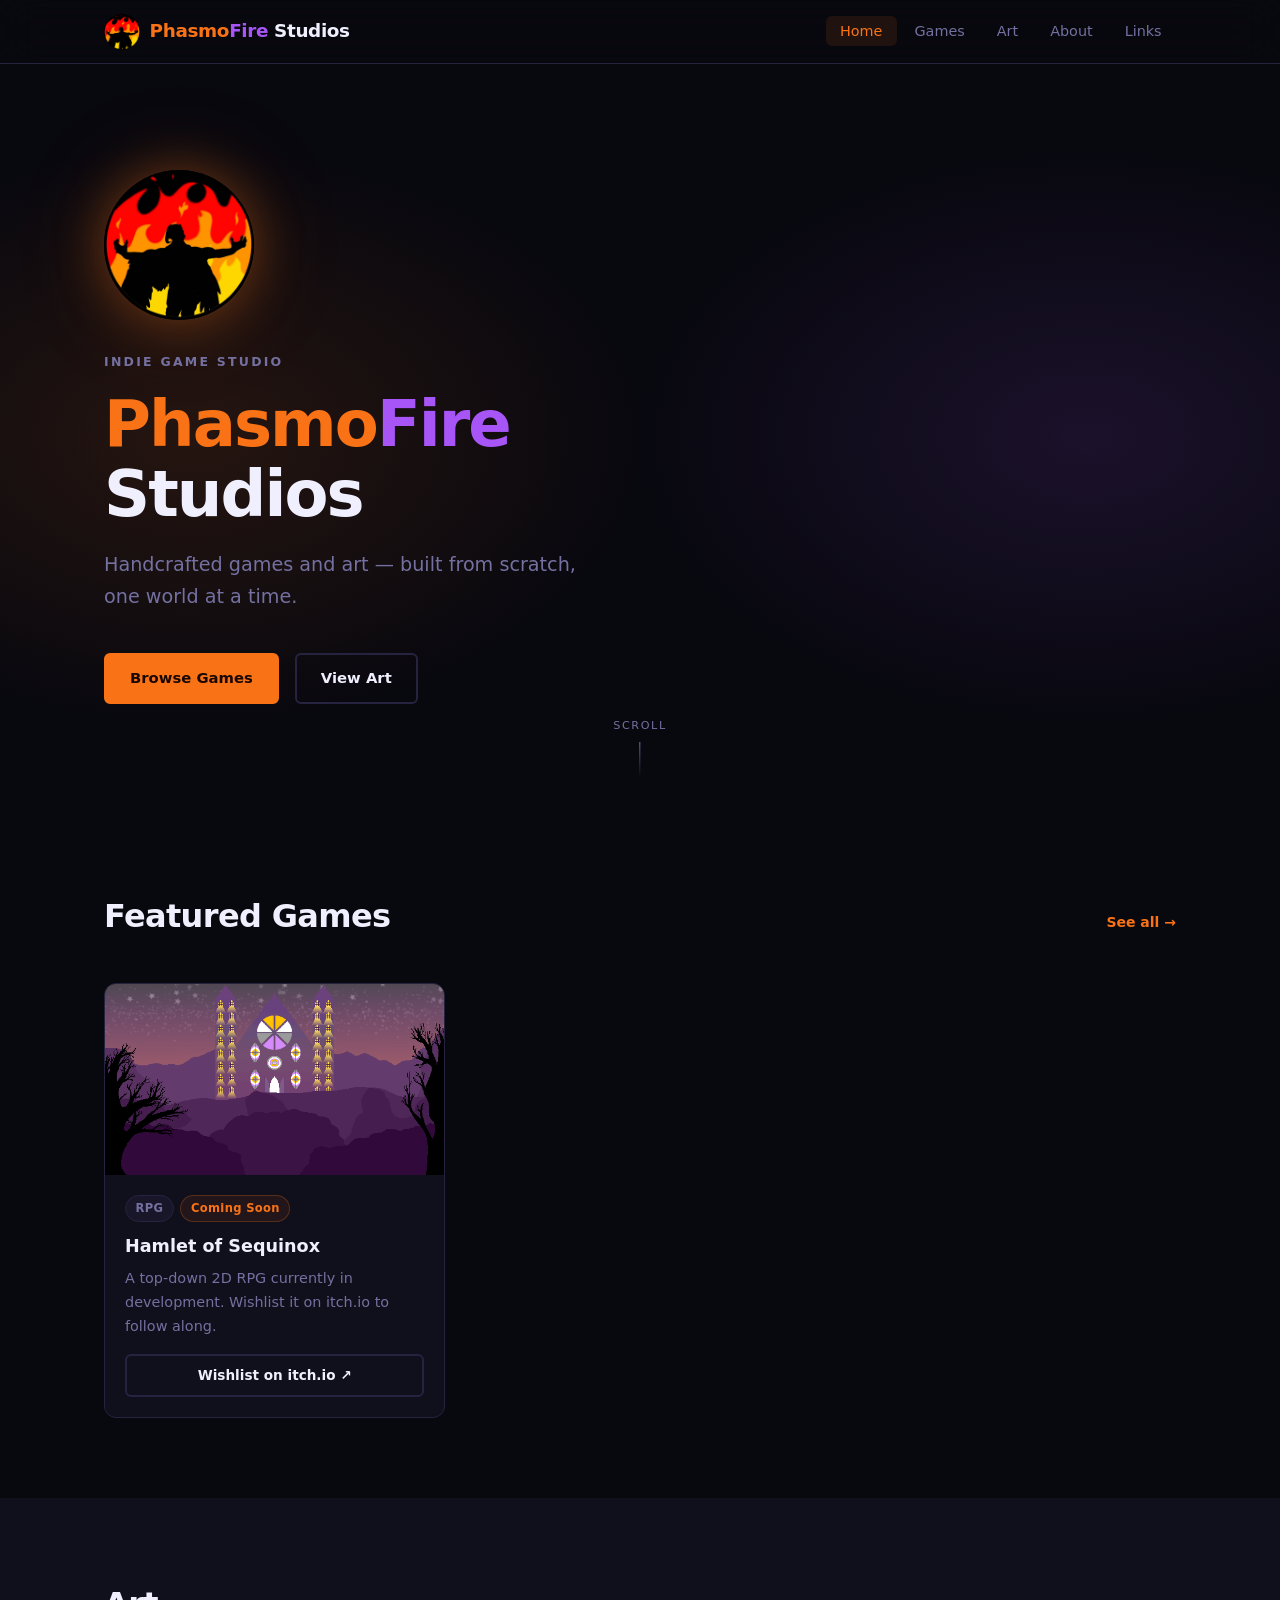
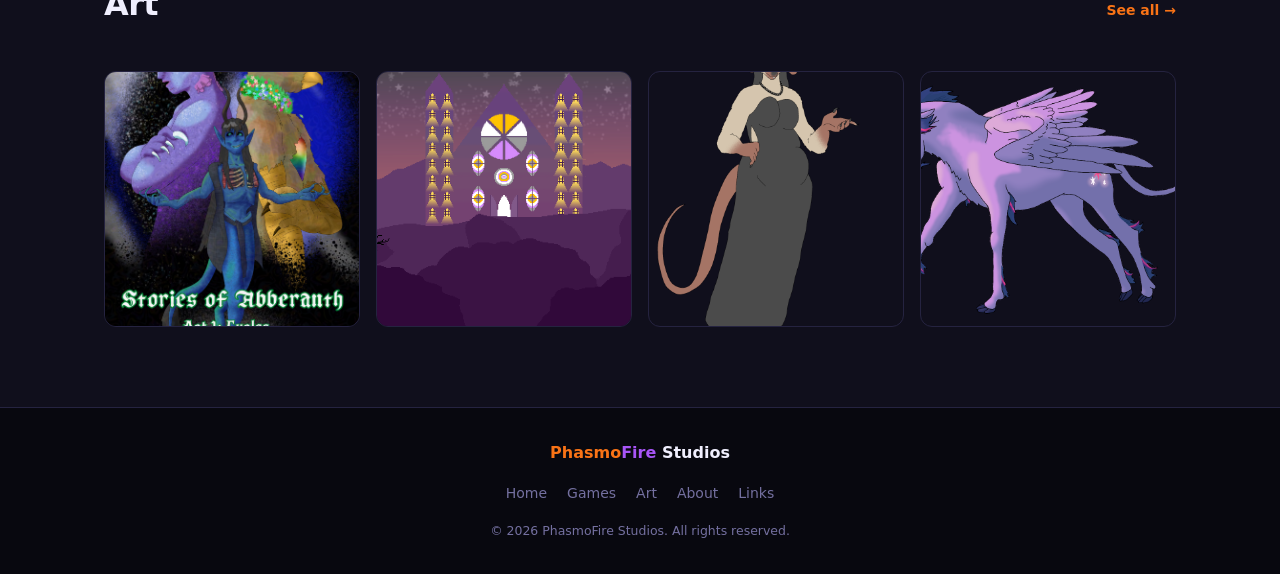
<file: index.html>
<!DOCTYPE html>
<html lang="en">
<head>
  <meta charset="UTF-8">
  <meta name="viewport" content="width=device-width, initial-scale=1.0">
  <title>PhasmoFire Studios — Indie Game Dev</title>
  <meta name="description" content="PhasmoFire Studios — handcrafted indie games and original art.">
  <link rel="icon" href="assets/images/StudioLogo.jpg" type="image/jpeg">
  <link rel="stylesheet" href="css/style.css">
</head>
<body>

  <header class="nav-header">
    <nav class="nav-container" aria-label="Main navigation">
      <a href="index.html" class="nav-logo">
        <img src="assets/images/StudioLogo.jpg" alt="PhasmoFire Studios logo" class="nav-logo-img">
        <span><span class="text-fire">Phasmo</span><span class="text-purple">Fire</span> Studios</span>
      </a>
      <button class="nav-toggle" aria-label="Toggle menu" aria-expanded="false" aria-controls="nav-links">
        <span></span><span></span><span></span>
      </button>
      <ul class="nav-links" id="nav-links">
        <li><a href="index.html" class="active">Home</a></li>
        <li><a href="games.html">Games</a></li>
        <li><a href="art.html">Art</a></li>
        <li><a href="about.html">About</a></li>
        <li><a href="links.html">Links</a></li>
      </ul>
    </nav>
  </header>

  <main>

    <!-- ── Hero ── -->
    <section class="hero" aria-label="Welcome">
      <div class="hero-content">
        <img src="assets/images/StudioLogo.jpg" alt="PhasmoFire Studios" class="hero-logo">
        <p class="hero-eyebrow">Indie Game Studio</p>
        <h1 class="hero-title">
          <span class="text-fire">Phasmo</span><span class="text-purple">Fire</span><br>Studios
        </h1>
        <p class="hero-sub">Handcrafted games and art — built from scratch, one world at a time.</p>
        <div class="hero-ctas">
          <a href="games.html" class="btn btn-primary">Browse Games</a>
          <a href="art.html"   class="btn btn-outline">View Art</a>
        </div>
      </div>
      <div class="scroll-hint" aria-hidden="true">scroll</div>
    </section>

    <!-- ── Featured Games ── -->
    <section class="section">
      <div class="container">
        <div class="section-header">
          <h2>Featured Games</h2>
          <a href="games.html" class="link-more">See all →</a>
        </div>
        <div class="games-grid">

          <article class="game-card">
            <img src="assets/images/HamletOfSequinoxPixelArtBackground.png" alt="Hamlet of Sequinox" class="game-cover">
            <div class="game-body">
              <div class="game-tags">
                <span class="tag">RPG</span>
                <span class="tag tag-coming">Coming Soon</span>
              </div>
              <h3>Hamlet of Sequinox</h3>
              <p>A top-down 2D RPG currently in development. Wishlist it on itch.io to follow along.</p>
              <a href="https://phasmofiregod.itch.io/hamlet-of-sequinox" class="btn btn-outline btn-sm" target="_blank" rel="noopener noreferrer">Wishlist on itch.io ↗</a>
            </div>
          </article>

        </div>
      </div>
    </section>

    <!-- ── Art Teaser ── -->
    <section class="section-alt">
      <div class="container">
        <div class="section-header">
          <h2>Art</h2>
          <a href="art.html" class="link-more">See all →</a>
        </div>
        <div class="art-teaser-grid">
          <div class="teaser-item"><img src="assets/images/ComicConceptTitlePage.png" alt="Comic Concept — Title Page" style="width:100%;height:100%;object-fit:cover;"></div>
          <div class="teaser-item"><img src="assets/images/HamletOfSequinoxPixelArtBackground.png" alt="Hamlet of Sequinox — Pixel Art Background" style="width:100%;height:100%;object-fit:cover;"></div>
          <div class="teaser-item"><img src="assets/images/VictoriaConceptArt.png" alt="Victoria — Concept Art" style="width:100%;height:100%;object-fit:cover;"></div>
          <div class="teaser-item"><img src="assets/images/TwilightSparkleFanArt.png" alt="Twilight Sparkle Fan Art" style="width:100%;height:100%;object-fit:cover;"></div>
        </div>
      </div>
    </section>

  </main>

  <footer class="footer">
    <div class="container footer-inner">
      <span class="footer-logo">
        <span class="text-fire">Phasmo</span><span class="text-purple">Fire</span> Studios
      </span>
      <nav class="footer-nav" aria-label="Footer navigation">
        <a href="index.html">Home</a>
        <a href="games.html">Games</a>
        <a href="art.html">Art</a>
        <a href="about.html">About</a>
        <a href="links.html">Links</a>
      </nav>
      <p class="footer-copy">© 2026 PhasmoFire Studios. All rights reserved.</p>
    </div>
  </footer>

  <script src="js/main.js"></script>
</body>
</html>
</file>
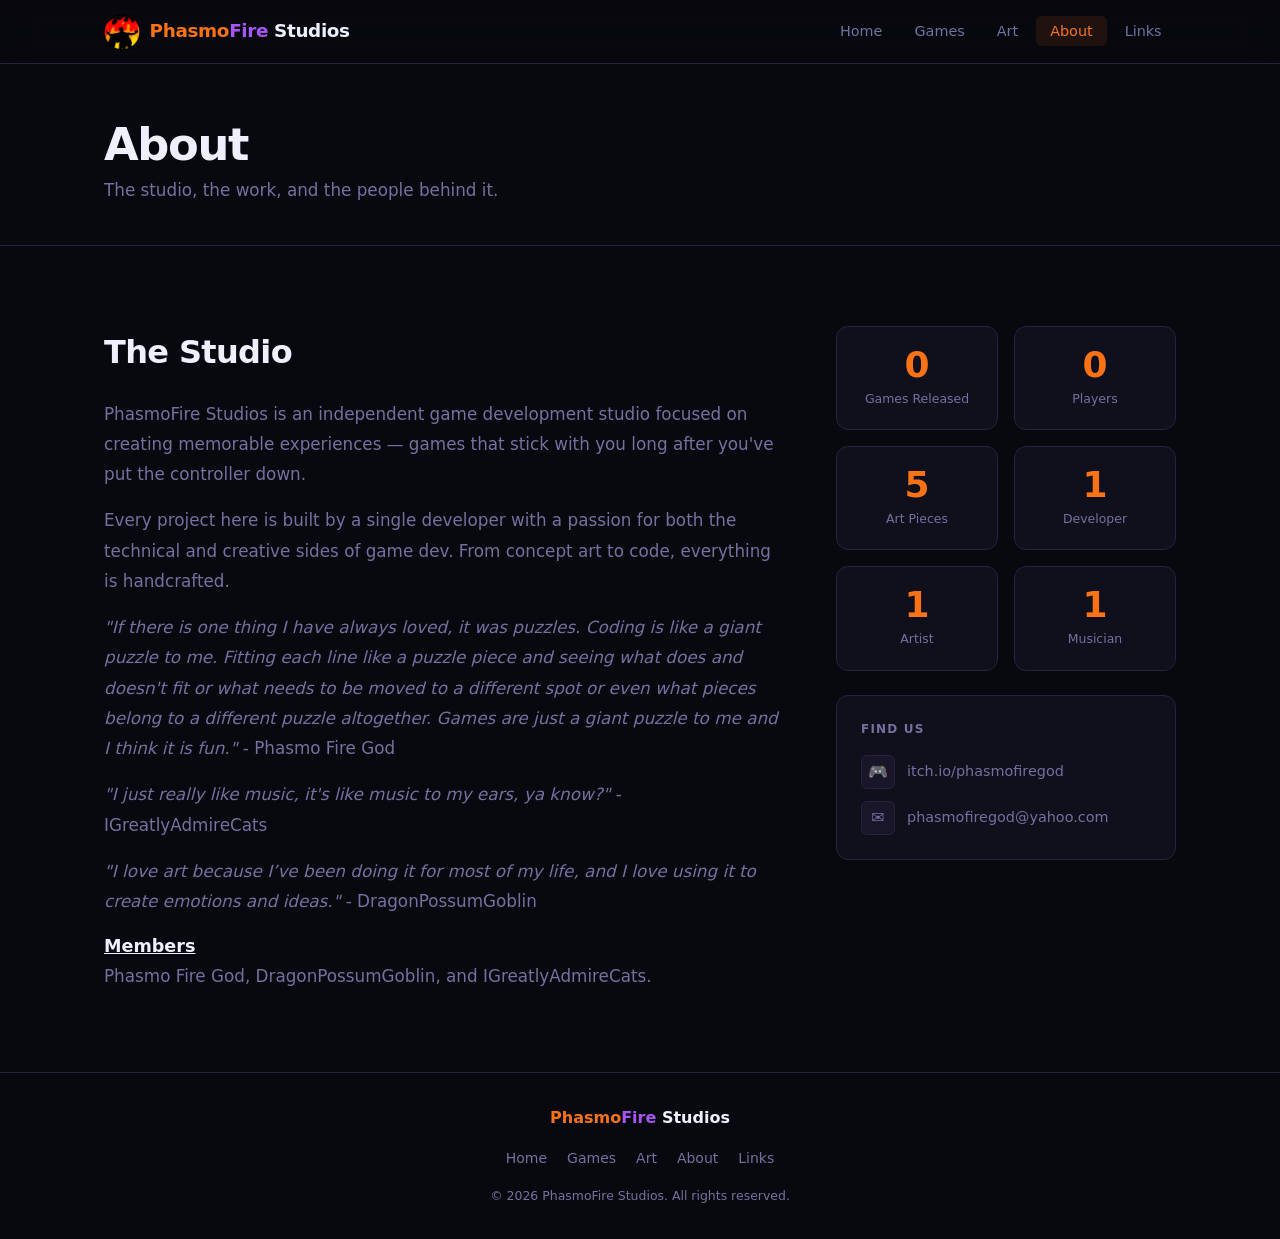
<file: about.html>
<!DOCTYPE html>
<html lang="en">
<head>
  <meta charset="UTF-8">
  <meta name="viewport" content="width=device-width, initial-scale=1.0">
  <title>About — PhasmoFire Studios</title>
  <meta name="description" content="About PhasmoFire Studios — who we are, what we make, and how to reach us.">
  <link rel="icon" href="assets/images/StudioLogo.jpg" type="image/jpeg">
  <link rel="stylesheet" href="css/style.css">
</head>
<body>

  <header class="nav-header">
    <nav class="nav-container" aria-label="Main navigation">
      <a href="index.html" class="nav-logo">
        <img src="assets/images/StudioLogo.jpg" alt="PhasmoFire Studios logo" class="nav-logo-img">
        <span><span class="text-fire">Phasmo</span><span class="text-purple">Fire</span> Studios</span>
      </a>
      <button class="nav-toggle" aria-label="Toggle menu" aria-expanded="false" aria-controls="nav-links">
        <span></span><span></span><span></span>
      </button>
      <ul class="nav-links" id="nav-links">
        <li><a href="index.html">Home</a></li>
        <li><a href="games.html">Games</a></li>
        <li><a href="art.html">Art</a></li>
        <li><a href="about.html" class="active">About</a></li>
        <li><a href="links.html">Links</a></li>
      </ul>
    </nav>
  </header>

  <main>

    <section class="page-hero">
      <div class="container">
        <h1>About</h1>
        <p>The studio, the work, and the people behind it.</p>
      </div>
    </section>

    <section class="section">
      <div class="container">
        <div class="about-layout">

          <div class="about-text">
            <h2>The Studio</h2>
            <p>
              PhasmoFire Studios is an independent game development studio focused on creating
              memorable experiences — games that stick with you long after you've put the
              controller down.
            </p>
            <p>
              Every project here is built by a single developer with a passion for both
              the technical and creative sides of game dev. From concept art to code,
              everything is handcrafted.
            </p>
			<p>
			<i>"If there is one thing I have always loved, it was puzzles. Coding is like a giant puzzle to me. Fitting each line like a puzzle piece and seeing what does and doesn't fit or what needs to be moved to a different spot or even what pieces belong to a different puzzle altogether. Games are just a giant puzzle to me and I think it is fun."</i> - Phasmo Fire God
			</p>
			<p>
			<i>"I just really like music, it's like music to my ears, ya know?"</i> - IGreatlyAdmireCats
			</p>
			<p>
			<i>"I love art because I’ve been doing it for most of my life, and I love using it to create emotions and ideas."</i> - DragonPossumGoblin</p>
            <h3><u>Members</u></h3>
			<p> Phasmo Fire God, DragonPossumGoblin, and IGreatlyAdmireCats.</p>
          </div>

          <div class="about-sidebar">

            <div class="stat-grid">
              <div class="stat-card">
                <div class="stat-num">0</div>
                <div class="stat-lbl">Games Released</div>
              </div>
              <div class="stat-card">
                <div class="stat-num">0</div>
                <div class="stat-lbl">Players</div>
              </div>
              <div class="stat-card">
                <div class="stat-num">5</div>
                <div class="stat-lbl">Art Pieces</div>
              </div>
              <div class="stat-card">
                <div class="stat-num">1</div>
                <div class="stat-lbl">Developer</div>
              </div>
			  <div class="stat-card">
					<div class="stat-num">1</div>
					<div class="stat-lbl">Artist</div>
				</div>
				<div class="stat-card">
					<div class="stat-num">1</div>
					<div class="stat-lbl">Musician</div>
				</div>
				
            </div>

            <div class="sidebar-card">
              <h3>Find Us</h3>
              <div class="contact-list">

                <!-- Update href to your actual itch.io page -->
                <a href="https://phasmofiregod.itch.io" class="contact-item" target="_blank" rel="noopener noreferrer">
                  <span class="contact-icon">🎮</span>
                  itch.io/phasmofiregod
                </a>

                <!-- Update href to mailto:your@email.com -->
                <a href="mailto:phasmofiregod@yahoo.com" class="contact-item">
                  <span class="contact-icon">✉️</span>
                  phasmofiregod@yahoo.com
                </a>

                <!-- Uncomment and fill in as needed:
                <a href="#" class="contact-item" target="_blank" rel="noopener noreferrer">
                  <span class="contact-icon">🐦</span>
                  Twitter / X
                </a>
                <a href="#" class="contact-item" target="_blank" rel="noopener noreferrer">
                  <span class="contact-icon">💬</span>
                  Discord
                </a>
                <a href="#" class="contact-item" target="_blank" rel="noopener noreferrer">
                  <span class="contact-icon">▶️</span>
                  YouTube
                </a>
                -->

              </div>
            </div>

          </div>
        </div>
      </div>
    </section>

  </main>

  <footer class="footer">
    <div class="container footer-inner">
      <span class="footer-logo">
        <span class="text-fire">Phasmo</span><span class="text-purple">Fire</span> Studios
      </span>
      <nav class="footer-nav" aria-label="Footer navigation">
        <a href="index.html">Home</a>
        <a href="games.html">Games</a>
        <a href="art.html">Art</a>
        <a href="about.html">About</a>
        <a href="links.html">Links</a>
      </nav>
      <p class="footer-copy">© 2026 PhasmoFire Studios. All rights reserved.</p>
    </div>
  </footer>

  <script src="js/main.js"></script>
</body>
</html>
</file>
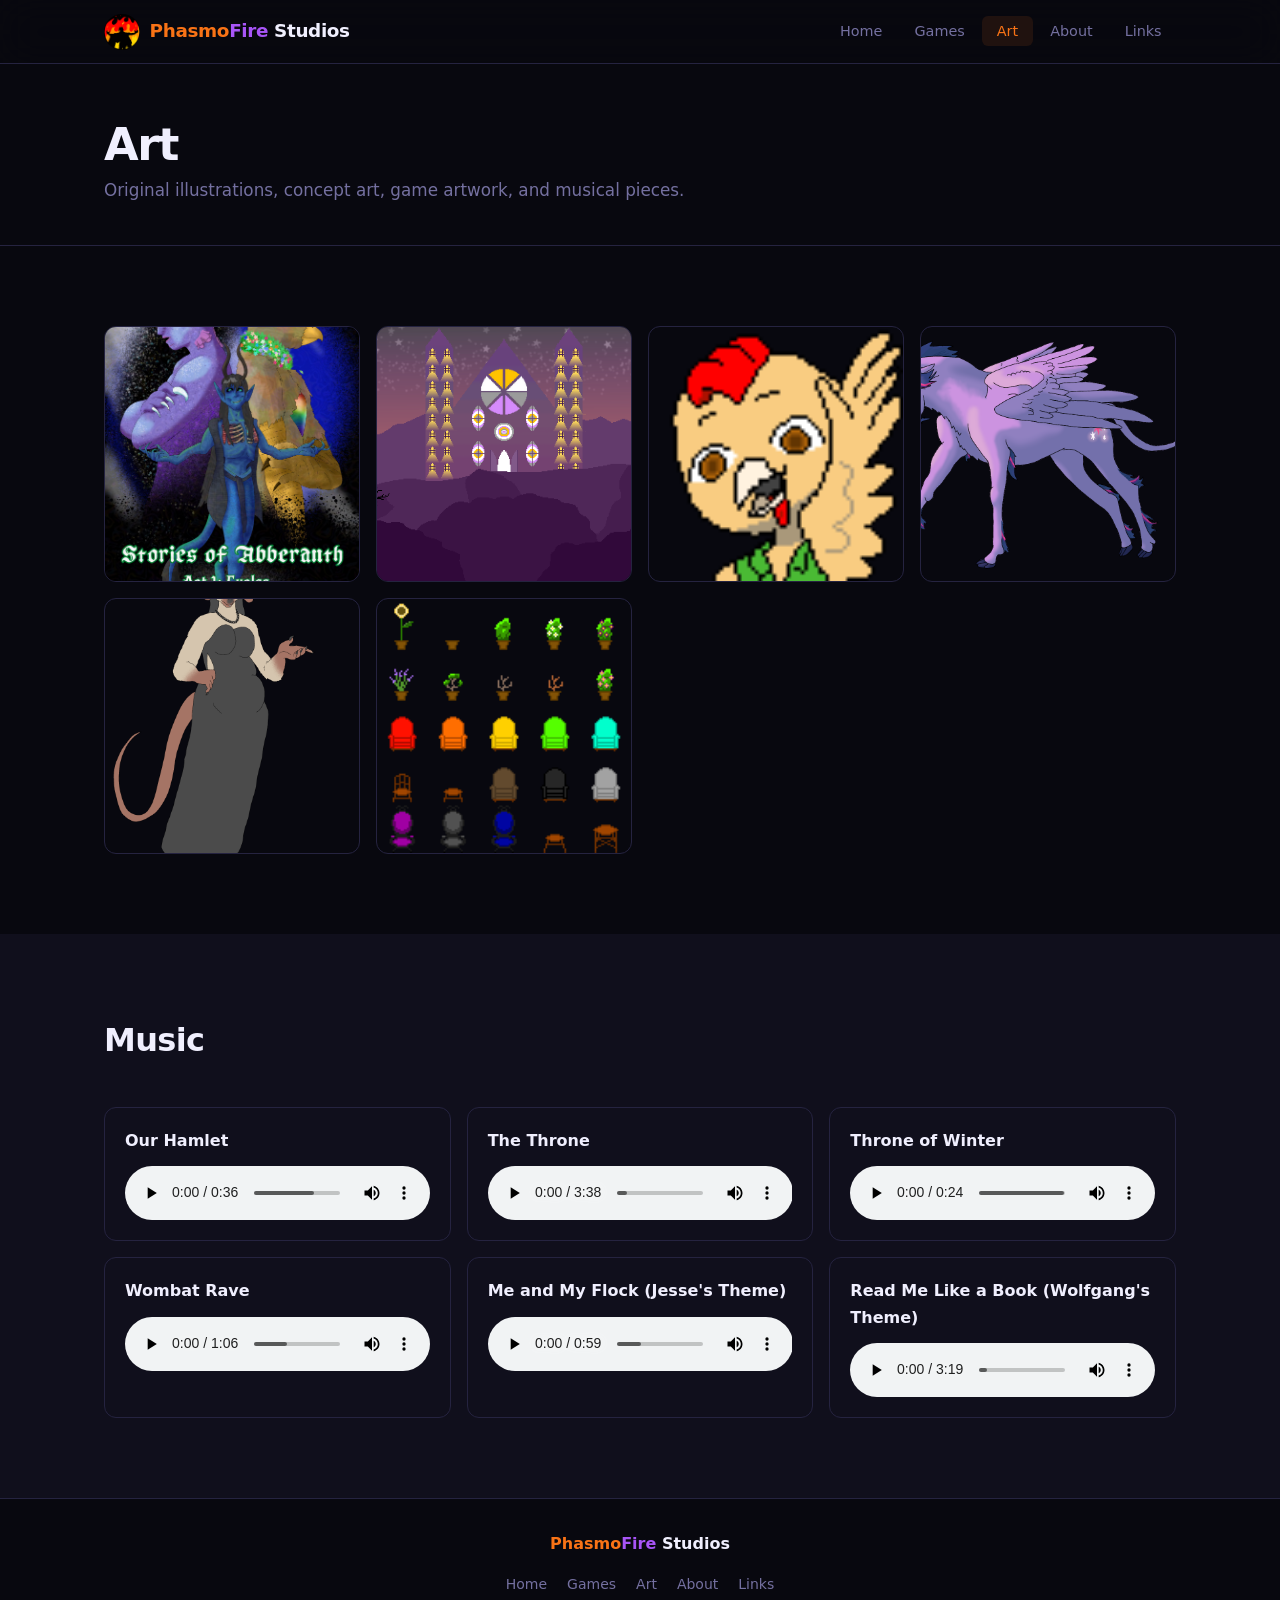
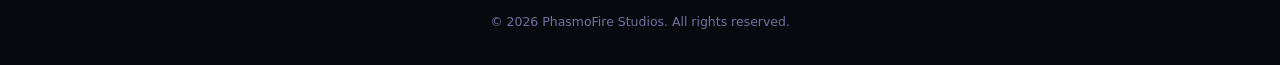
<file: art.html>
<!DOCTYPE html>
<html lang="en">
<head>
  <meta charset="UTF-8">
  <meta name="viewport" content="width=device-width, initial-scale=1.0">
  <title>Art — PhasmoFire Studios</title>
  <meta name="description" content="Original illustrations, concept art, and game artwork by PhasmoFire Studios.">
  <link rel="icon" href="assets/images/StudioLogo.jpg" type="image/jpeg">
  <link rel="stylesheet" href="css/style.css">
</head>
<body>

  <header class="nav-header">
    <nav class="nav-container" aria-label="Main navigation">
      <a href="index.html" class="nav-logo">
        <img src="assets/images/StudioLogo.jpg" alt="PhasmoFire Studios logo" class="nav-logo-img">
        <span><span class="text-fire">Phasmo</span><span class="text-purple">Fire</span> Studios</span>
      </a>
      <button class="nav-toggle" aria-label="Toggle menu" aria-expanded="false" aria-controls="nav-links">
        <span></span><span></span><span></span>
      </button>
      <ul class="nav-links" id="nav-links">
        <li><a href="index.html">Home</a></li>
        <li><a href="games.html">Games</a></li>
        <li><a href="art.html" class="active">Art</a></li>
        <li><a href="about.html">About</a></li>
        <li><a href="links.html">Links</a></li>
      </ul>
    </nav>
  </header>

  <main>

    <section class="page-hero">
      <div class="container">
        <h1>Art</h1>
        <p>Original illustrations, concept art, game artwork, and musical pieces.</p>
      </div>
    </section>

    <section class="section">
      <div class="container">

        <!--
          ══════════════════════════════════════════
          HOW TO ADD AN ART PIECE
          ══════════════════════════════════════════
          Copy one of the <div class="art-item"> blocks below.
          Replace the placeholder-fill div with a real image:

            <img src="assets/images/art-FILENAME.jpg"
                 alt="Brief description of the artwork">

          Update the aria-label and art-caption text with the piece title.
          Click opens a full-size lightbox automatically.
          ══════════════════════════════════════════
        -->

        <div class="art-grid">

          <div class="art-item" tabindex="0" role="button" aria-label="View artwork: Comic Concept — Title Page">
            <img src="assets/images/ComicConceptTitlePage.png" alt="Comic concept title page artwork">
            <div class="art-caption">Comic Concept — Title Page</div>
          </div>

          <div class="art-item" tabindex="0" role="button" aria-label="View artwork: Hamlet of Sequinox — Pixel Art Background">
            <img src="assets/images/HamletOfSequinoxPixelArtBackground.png" alt="Hamlet of Sequinox pixel art background">
            <div class="art-caption">Hamlet of Sequinox — Pixel Art Background</div>
          </div>

          <div class="art-item" tabindex="0" role="button" aria-label="View artwork: Jesse Emote">
            <img src="assets/images/JesseEmote.png" alt="Jesse emote artwork">
            <div class="art-caption">Jesse Emote</div>
          </div>

          <div class="art-item" tabindex="0" role="button" aria-label="View artwork: Twilight Sparkle Fan Art">
            <img src="assets/images/TwilightSparkleFanArt.png" alt="Twilight Sparkle fan art">
            <div class="art-caption">Twilight Sparkle Fan Art</div>
          </div>

          <div class="art-item" tabindex="0" role="button" aria-label="View artwork: Victoria — Concept Art">
            <img src="assets/images/VictoriaConceptArt.png" alt="Victoria character concept art">
            <div class="art-caption">Victoria — Concept Art</div>
          </div>
		  
		   <div class="art-item" tabindex="0" role="button" aria-label="View artwork: Decorations">
            <img src="assets/images/Decorations.png" alt="2-D Pixel Decorations">
            <div class="art-caption">2-D Pixel Decorations <a href="https://phasmofiregod.itch.io/pixel-furniture-and-plant-assets">Buy it here!</a></div>
          </div>

        </div>
      </div>
    </section>

  </main>

  <!-- Music -->
  <section class="section-alt">
    <div class="container">
      <div class="section-header">
        <h2>Music</h2>
      </div>
      <div class="music-grid">

        <div class="track-card">
          <h3>Our Hamlet</h3>
          <audio controls controlsList="nodownload">
            <source src="assets/music/Our%20Hamlet.mp3" type="audio/mpeg">
          </audio>
        </div>

        <div class="track-card">
          <h3>The Throne</h3>
          <audio controls controlsList="nodownload">
            <source src="assets/music/The%20Throne.mp3" type="audio/mpeg">
          </audio>
        </div>

        <div class="track-card">
          <h3>Throne of Winter</h3>
          <audio controls controlsList="nodownload">
            <source src="assets/music/Throne%20of%20winter.mp3" type="audio/mpeg">
          </audio>
        </div>

        <div class="track-card">
          <h3>Wombat Rave</h3>
          <audio controls controlsList="nodownload">
            <source src="assets/music/Wombat%20Rave.mp3" type="audio/mpeg">
          </audio>
        </div>
		
        <div class="track-card">
          <h3>Me and My Flock (Jesse's Theme)</h3>
          <audio controls controlsList="nodownload">
            <source src="assets/music/Me%20and%20my%20Flock%20(Jesse's%20Theme).mp3" type="audio/mpeg">
          </audio>
        </div>

        <div class="track-card">
          <h3>Read Me Like a Book (Wolfgang's Theme)</h3>
          <audio controls controlsList="nodownload">
            <source src="assets/music/Read%20Me%20Like%20a%20Book%20(Wolfgang's%20Theme).mp3" type="audio/mpeg">
          </audio>
        </div>

      </div>
    </div>
  </section>

  <!-- Lightbox -->
  <div class="lightbox" id="lightbox" role="dialog" aria-modal="true" aria-label="Image viewer">
    <button class="lightbox-close" id="lb-close" aria-label="Close image viewer">✕</button>
    <div class="lightbox-inner" id="lb-inner"></div>
  </div>

  <footer class="footer">
    <div class="container footer-inner">
      <span class="footer-logo">
        <span class="text-fire">Phasmo</span><span class="text-purple">Fire</span> Studios
      </span>
      <nav class="footer-nav" aria-label="Footer navigation">
        <a href="index.html">Home</a>
        <a href="games.html">Games</a>
        <a href="art.html">Art</a>
        <a href="about.html">About</a>
        <a href="links.html">Links</a>
      </nav>
      <p class="footer-copy">© 2026 PhasmoFire Studios. All rights reserved.</p>
    </div>
  </footer>

  <script src="js/main.js"></script>
</body>
</html>
</file>
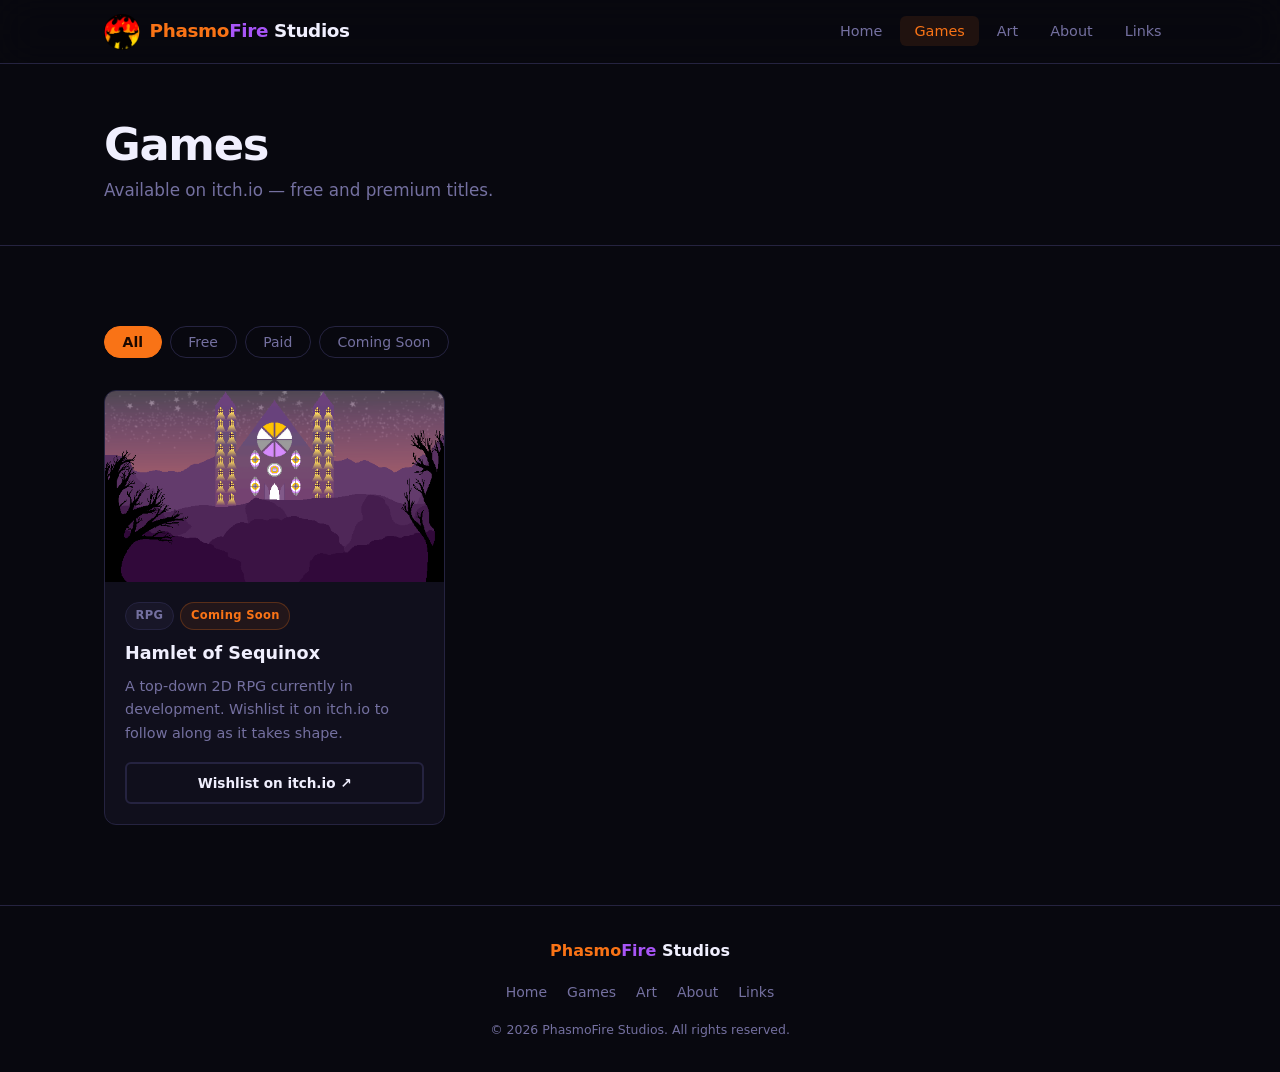
<file: games.html>
<!DOCTYPE html>
<html lang="en">
<head>
  <meta charset="UTF-8">
  <meta name="viewport" content="width=device-width, initial-scale=1.0">
  <title>Games — PhasmoFire Studios</title>
  <meta name="description" content="Browse and buy games by PhasmoFire Studios on itch.io.">
  <link rel="icon" href="assets/images/StudioLogo.jpg" type="image/jpeg">
  <link rel="stylesheet" href="css/style.css">
</head>
<body>

  <header class="nav-header">
    <nav class="nav-container" aria-label="Main navigation">
      <a href="index.html" class="nav-logo">
        <img src="assets/images/StudioLogo.jpg" alt="PhasmoFire Studios logo" class="nav-logo-img">
        <span><span class="text-fire">Phasmo</span><span class="text-purple">Fire</span> Studios</span>
      </a>
      <button class="nav-toggle" aria-label="Toggle menu" aria-expanded="false" aria-controls="nav-links">
        <span></span><span></span><span></span>
      </button>
      <ul class="nav-links" id="nav-links">
        <li><a href="index.html">Home</a></li>
        <li><a href="games.html" class="active">Games</a></li>
        <li><a href="art.html">Art</a></li>
        <li><a href="about.html">About</a></li>
        <li><a href="links.html">Links</a></li>
      </ul>
    </nav>
  </header>

  <main>

    <section class="page-hero">
      <div class="container">
        <h1>Games</h1>
        <p>Available on itch.io — free and premium titles.</p>
      </div>
    </section>

    <section class="section">
      <div class="container">

        <div class="filter-bar" role="group" aria-label="Filter games by type">
          <button class="filter-btn active" data-filter="all">All</button>
          <button class="filter-btn" data-filter="free">Free</button>
          <button class="filter-btn" data-filter="paid">Paid</button>
          <button class="filter-btn" data-filter="coming">Coming Soon</button>
        </div>

        <!--
          ══════════════════════════════════════════
          HOW TO ADD A GAME
          ══════════════════════════════════════════
          Copy one of the <article> blocks below.
          Set data-tags to exactly one of: free | paid | coming

          For a real cover image replace the placeholder div with:
            <img src="assets/images/cover-GAMENAME.jpg"
                 alt="Screenshot of GAME NAME"
                 class="game-cover">

          Update the itch.io href to your actual game URL.
          ══════════════════════════════════════════
        -->

        <div class="games-grid">

          <article class="game-card" data-tags="coming">
            <img src="assets/images/HamletOfSequinoxPixelArtBackground.png" alt="Hamlet of Sequinox" class="game-cover">
            <div class="game-body">
              <div class="game-tags">
                <span class="tag">RPG</span>
                <span class="tag tag-coming">Coming Soon</span>
              </div>
              <h3>Hamlet of Sequinox</h3>
              <p>A top-down 2D RPG currently in development. Wishlist it on itch.io to follow along as it takes shape.</p>
              <a href="https://phasmofiregod.itch.io/hamlet-of-sequinox" class="btn btn-outline btn-sm" target="_blank" rel="noopener noreferrer">Wishlist on itch.io ↗</a>
            </div>
          </article>

        </div>
      </div>
    </section>

  </main>

  <footer class="footer">
    <div class="container footer-inner">
      <span class="footer-logo">
        <span class="text-fire">Phasmo</span><span class="text-purple">Fire</span> Studios
      </span>
      <nav class="footer-nav" aria-label="Footer navigation">
        <a href="index.html">Home</a>
        <a href="games.html">Games</a>
        <a href="art.html">Art</a>
        <a href="about.html">About</a>
        <a href="links.html">Links</a>
      </nav>
      <p class="footer-copy">© 2026 PhasmoFire Studios. All rights reserved.</p>
    </div>
  </footer>

  <script src="js/main.js"></script>
</body>
</html>
</file>
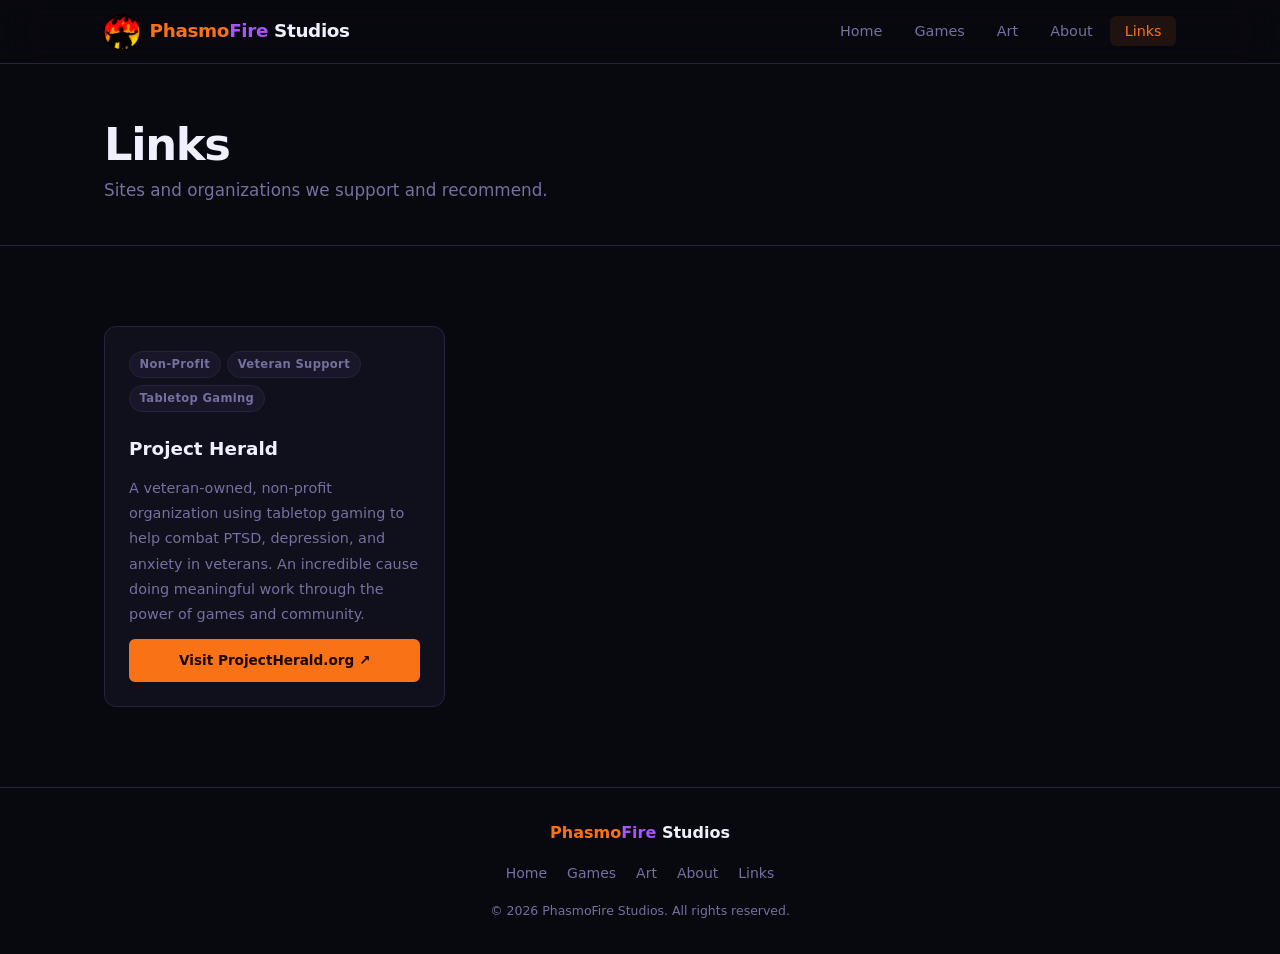
<file: links.html>
<!DOCTYPE html>
<html lang="en">
<head>
  <meta charset="UTF-8">
  <meta name="viewport" content="width=device-width, initial-scale=1.0">
  <title>Links — PhasmoFire Studios</title>
  <meta name="description" content="Sites and organizations supported by PhasmoFire Studios.">
  <link rel="icon" href="assets/images/StudioLogo.jpg" type="image/jpeg">
  <link rel="stylesheet" href="css/style.css">
</head>
<body>

  <header class="nav-header">
    <nav class="nav-container" aria-label="Main navigation">
      <a href="index.html" class="nav-logo">
        <img src="assets/images/StudioLogo.jpg" alt="PhasmoFire Studios logo" class="nav-logo-img">
        <span><span class="text-fire">Phasmo</span><span class="text-purple">Fire</span> Studios</span>
      </a>
      <button class="nav-toggle" aria-label="Toggle menu" aria-expanded="false" aria-controls="nav-links">
        <span></span><span></span><span></span>
      </button>
      <ul class="nav-links" id="nav-links">
        <li><a href="index.html">Home</a></li>
        <li><a href="games.html">Games</a></li>
        <li><a href="art.html">Art</a></li>
        <li><a href="about.html">About</a></li>
        <li><a href="links.html" class="active">Links</a></li>
      </ul>
    </nav>
  </header>

  <main>

    <section class="page-hero">
      <div class="container">
        <h1>Links</h1>
        <p>Sites and organizations we support and recommend.</p>
      </div>
    </section>

    <section class="section">
      <div class="container">

        <!--
          ══════════════════════════════════════════
          HOW TO ADD A LINK
          ══════════════════════════════════════════
          Copy one of the <div class="link-card"> blocks below.
          Update the tags, title, description, and href.
          ══════════════════════════════════════════
        -->

        <div class="links-grid">

          <div class="link-card">
            <div class="game-tags">
              <span class="tag">Non-Profit</span>
              <span class="tag">Veteran Support</span>
              <span class="tag">Tabletop Gaming</span>
            </div>
            <h3>Project Herald</h3>
            <p>
              A veteran-owned, non-profit organization using tabletop gaming to help
              combat PTSD, depression, and anxiety in veterans. An incredible cause
              doing meaningful work through the power of games and community.
            </p>
            <a href="https://projectherald.org" class="btn btn-primary btn-sm" target="_blank" rel="noopener noreferrer">
              Visit ProjectHerald.org ↗
            </a>
          </div>

        </div>
      </div>
    </section>

  </main>

  <footer class="footer">
    <div class="container footer-inner">
      <span class="footer-logo">
        <span class="text-fire">Phasmo</span><span class="text-purple">Fire</span> Studios
      </span>
      <nav class="footer-nav" aria-label="Footer navigation">
        <a href="index.html">Home</a>
        <a href="games.html">Games</a>
        <a href="art.html">Art</a>
        <a href="about.html">About</a>
        <a href="links.html">Links</a>
      </nav>
      <p class="footer-copy">© 2026 PhasmoFire Studios. All rights reserved.</p>
    </div>
  </footer>

  <script src="js/main.js"></script>
</body>
</html>
</file>
<file: css/style.css>
/* ============================================================
   PhasmoFire Studios — style.css
   ============================================================ */

@import url('https://fonts.cdnfonts.com/css/opendyslexic');

*, *::before, *::after { box-sizing: border-box; margin: 0; padding: 0; }

:root {
  --bg:          #08080f;
  --surface:     #100f1c;
  --surface-2:   #181628;
  --border:      #252340;
  --fire:        #f97316;
  --fire-glow:   0 0 28px rgba(249,115,22,0.5);
  --purple:      #a855f7;
  --purple-glow: 0 0 28px rgba(168,85,247,0.5);
  --text:        #f0effe;
  --text-muted:  #7470a0;
  --radius:      12px;
  --radius-sm:   6px;
  --nav-h:       64px;
  --ease:        0.2s ease;
}

html { scroll-behavior: smooth; }

body {
  background: var(--bg);
  color: var(--text);
  font-family: 'OpenDyslexic', 'Segoe UI', system-ui, sans-serif;
  line-height: 1.65;
  min-height: 100vh;
  display: flex;
  flex-direction: column;
}

img { display: block; max-width: 100%; height: auto; }
a   { color: inherit; text-decoration: none; }
ul  { list-style: none; }
button { font-family: inherit; }

:focus-visible { outline: 2px solid var(--fire); outline-offset: 3px; }

/* ── Typography ── */
h1 { font-size: clamp(2.4rem, 6vw, 4rem);   font-weight: 800; line-height: 1.1; letter-spacing: -0.03em; }
h2 { font-size: clamp(1.6rem, 3vw, 2rem);   font-weight: 700; letter-spacing: -0.02em; }
h3 { font-size: 1.1rem; font-weight: 600; }

.text-fire   { color: var(--fire); }
.text-purple { color: var(--purple); }

/* ── Layout ── */
.container {
  max-width: 1120px;
  margin: 0 auto;
  padding: 0 1.5rem;
}

.section     { padding: 5rem 0; }
.section-alt { padding: 5rem 0; background: var(--surface); }

.section-header {
  display: flex;
  align-items: baseline;
  justify-content: space-between;
  gap: 1rem;
  margin-bottom: 2.5rem;
}

.link-more {
  color: var(--fire);
  font-size: 0.875rem;
  font-weight: 600;
  white-space: nowrap;
  transition: opacity var(--ease);
}
.link-more:hover { opacity: 0.75; }

/* ── Navigation ── */
.nav-header {
  position: sticky;
  top: 0;
  z-index: 100;
  height: var(--nav-h);
  background: rgba(8, 8, 15, 0.88);
  backdrop-filter: blur(20px);
  -webkit-backdrop-filter: blur(20px);
  border-bottom: 1px solid var(--border);
}

.nav-container {
  max-width: 1120px;
  margin: 0 auto;
  padding: 0 1.5rem;
  height: 100%;
  display: flex;
  align-items: center;
  justify-content: space-between;
}

.nav-logo {
  display: flex;
  align-items: center;
  gap: 0.6rem;
  font-size: 1.15rem;
  font-weight: 800;
  letter-spacing: -0.02em;
  flex-shrink: 0;
}

.nav-logo-img {
  width: 36px;
  height: 36px;
  border-radius: 50%;
  object-fit: cover;
  flex-shrink: 0;
}

.hero-logo {
  width: 150px;
  height: 150px;
  border-radius: 50%;
  object-fit: cover;
  margin-bottom: 2rem;
  box-shadow: 0 0 50px rgba(249,115,22,0.35), 0 0 100px rgba(249,115,22,0.15);
}

.nav-links {
  display: flex;
  align-items: center;
  gap: 0.2rem;
}

.nav-links a {
  padding: 0.45rem 0.9rem;
  border-radius: var(--radius-sm);
  font-size: 0.9rem;
  font-weight: 500;
  color: var(--text-muted);
  transition: color var(--ease), background var(--ease);
}
.nav-links a:hover  { color: var(--text);  background: var(--surface-2); }
.nav-links a.active { color: var(--fire);  background: rgba(249,115,22,0.1); }

.nav-toggle {
  display: none;
  flex-direction: column;
  justify-content: center;
  gap: 5px;
  background: none;
  border: none;
  cursor: pointer;
  padding: 0.5rem;
  width: 40px;
  height: 40px;
}
.nav-toggle span {
  display: block;
  width: 22px;
  height: 2px;
  background: var(--text);
  border-radius: 2px;
  transition: transform 0.28s ease, opacity 0.28s ease;
  pointer-events: none;
}
.nav-toggle[aria-expanded="true"] span:nth-child(1) { transform: translateY(7px) rotate(45deg); }
.nav-toggle[aria-expanded="true"] span:nth-child(2) { opacity: 0; transform: scaleX(0); }
.nav-toggle[aria-expanded="true"] span:nth-child(3) { transform: translateY(-7px) rotate(-45deg); }

/* ── Buttons ── */
.btn {
  display: inline-flex;
  align-items: center;
  justify-content: center;
  gap: 0.4rem;
  padding: 0.72rem 1.5rem;
  border-radius: var(--radius-sm);
  font-size: 0.925rem;
  font-weight: 600;
  cursor: pointer;
  border: 2px solid transparent;
  transition: transform var(--ease), box-shadow var(--ease), border-color var(--ease);
  text-decoration: none;
}
.btn:hover  { transform: translateY(-2px); }
.btn:active { transform: translateY(0); }

.btn-primary { background: var(--fire); color: #1a0800; border-color: var(--fire); }
.btn-primary:hover { box-shadow: var(--fire-glow); }

.btn-outline { background: transparent; color: var(--text); border-color: var(--border); }
.btn-outline:hover { border-color: var(--purple); color: var(--purple); box-shadow: var(--purple-glow); }

.btn-sm { padding: 0.5rem 1.1rem; font-size: 0.85rem; }

/* ── Hero (home) ── */
.hero {
  position: relative;
  min-height: calc(90vh - var(--nav-h));
  display: flex;
  align-items: center;
  overflow: hidden;
}

.hero::before {
  content: '';
  position: absolute;
  inset: 0;
  background:
    radial-gradient(ellipse 55% 60% at 15% 50%, rgba(249,115,22,0.12) 0%, transparent 65%),
    radial-gradient(ellipse 55% 60% at 85% 50%, rgba(168,85,247,0.12) 0%, transparent 65%);
  animation: drift 10s ease-in-out infinite alternate;
}

@keyframes drift {
  to {
    background:
      radial-gradient(ellipse 55% 60% at 22% 45%, rgba(249,115,22,0.2) 0%, transparent 65%),
      radial-gradient(ellipse 55% 60% at 78% 55%, rgba(168,85,247,0.2) 0%, transparent 65%);
  }
}

.hero-content {
  position: relative;
  z-index: 1;
  width: 100%;
  max-width: 1120px;
  margin: 0 auto;
  padding: 5rem 1.5rem;
}

.hero-eyebrow {
  font-size: 0.78rem;
  font-weight: 700;
  letter-spacing: 0.18em;
  text-transform: uppercase;
  color: var(--text-muted);
  margin-bottom: 1rem;
}

.hero-title { margin-bottom: 1.25rem; }

.hero-sub {
  font-size: clamp(1rem, 2vw, 1.2rem);
  color: var(--text-muted);
  max-width: 500px;
  margin-bottom: 2.5rem;
}

.hero-ctas { display: flex; gap: 1rem; flex-wrap: wrap; }

.scroll-hint {
  position: absolute;
  bottom: 2rem;
  left: 50%;
  transform: translateX(-50%);
  display: flex;
  flex-direction: column;
  align-items: center;
  gap: 0.4rem;
  color: var(--text-muted);
  font-size: 0.7rem;
  letter-spacing: 0.14em;
  text-transform: uppercase;
  animation: bob 2.4s ease infinite;
}
.scroll-hint::after {
  content: '';
  display: block;
  width: 1px;
  height: 36px;
  background: linear-gradient(to bottom, var(--text-muted), transparent);
}
@keyframes bob {
  0%, 100% { transform: translateX(-50%) translateY(0); }
  50%       { transform: translateX(-50%) translateY(7px); }
}

/* ── Page Hero (sub-pages) ── */
.page-hero {
  padding: 3.5rem 0 2.5rem;
  border-bottom: 1px solid var(--border);
}
.page-hero h1 { font-size: clamp(1.8rem, 4vw, 2.8rem); }
.page-hero p  { color: var(--text-muted); margin-top: 0.5rem; font-size: 1.05rem; }

/* ── Placeholder gradients ── */
/* Game covers */
.cover-1 { background: linear-gradient(135deg, #160530 0%, #4a1090 50%, #8b30d0 100%); }
.cover-2 { background: linear-gradient(135deg, #1a0c00 0%, #7c3a00 50%, #f97316 100%); }
.cover-3 { background: linear-gradient(135deg, #001020 0%, #003d6e 50%, #0ea5e9 100%); }
.cover-4 { background: linear-gradient(135deg, #0a1800 0%, #2d5000 50%, #65a30d 100%); }

/* Art fills */
.art-1 { background: linear-gradient(145deg, #100528 0%, #4c1d95 55%, #7c3aed 100%); }
.art-2 { background: linear-gradient(145deg, #1c0500 0%, #9a3412 55%, #f97316 100%); }
.art-3 { background: linear-gradient(145deg, #001020 0%, #1e3a5f 55%, #3b82f6 100%); }
.art-4 { background: linear-gradient(145deg, #0f1e00 0%, #365314 55%, #84cc16 100%); }
.art-5 { background: linear-gradient(145deg, #1f0011 0%, #86198f 55%, #e879f9 100%); }
.art-6 { background: linear-gradient(145deg, #160000 0%, #7f1d1d 55%, #ef4444 100%); }
.art-7 { background: linear-gradient(145deg, #001418 0%, #164e63 55%, #06b6d4 100%); }
.art-8 { background: linear-gradient(145deg, #110028 0%, #3b0764 55%, #a855f7 100%); }

/* ── Game Cards ── */
.games-grid {
  display: grid;
  grid-template-columns: repeat(auto-fill, minmax(300px, 1fr));
  gap: 1.5rem;
}

.game-card {
  background: var(--surface);
  border: 1px solid var(--border);
  border-radius: var(--radius);
  overflow: hidden;
  display: flex;
  flex-direction: column;
  transition: transform var(--ease), border-color var(--ease), box-shadow var(--ease);
}
.game-card:hover {
  transform: translateY(-5px);
  border-color: var(--fire);
  box-shadow: 0 12px 40px rgba(249,115,22,0.15);
}
.game-card[hidden] { display: none; }

.game-cover             { width: 100%; aspect-ratio: 16/9; object-fit: cover; }
.game-cover-placeholder { width: 100%; aspect-ratio: 16/9; }

.game-body {
  padding: 1.25rem;
  flex: 1;
  display: flex;
  flex-direction: column;
}

.game-tags { display: flex; gap: 0.4rem; flex-wrap: wrap; margin-bottom: 0.6rem; }

.tag {
  font-size: 0.72rem;
  font-weight: 600;
  letter-spacing: 0.03em;
  padding: 0.2rem 0.6rem;
  border-radius: 99px;
  background: var(--surface-2);
  color: var(--text-muted);
  border: 1px solid var(--border);
}
.tag-free   { background: rgba(74,222,128,0.08);  color: #4ade80;       border-color: rgba(74,222,128,0.25); }
.tag-paid   { background: rgba(168,85,247,0.08);  color: var(--purple); border-color: rgba(168,85,247,0.25); }
.tag-coming { background: rgba(249,115,22,0.08);  color: var(--fire);   border-color: rgba(249,115,22,0.25); }

.game-body h3 { margin-bottom: 0.4rem; }
.game-body p  { font-size: 0.9rem; color: var(--text-muted); flex: 1; margin-bottom: 1rem; }

/* ── Filter Bar ── */
.filter-bar {
  display: flex;
  gap: 0.5rem;
  flex-wrap: wrap;
  margin-bottom: 2rem;
}
.filter-btn {
  padding: 0.45rem 1.1rem;
  border-radius: 99px;
  border: 1px solid var(--border);
  background: none;
  color: var(--text-muted);
  font-size: 0.875rem;
  font-weight: 500;
  cursor: pointer;
  transition: all var(--ease);
}
.filter-btn:hover  { border-color: var(--fire); color: var(--fire); }
.filter-btn.active { background: var(--fire); border-color: var(--fire); color: #1a0800; font-weight: 600; }

/* ── Art Gallery ── */
.art-grid {
  display: grid;
  grid-template-columns: repeat(auto-fill, minmax(220px, 1fr));
  gap: 1rem;
}

.art-item {
  position: relative;
  aspect-ratio: 1;
  border-radius: var(--radius);
  overflow: hidden;
  cursor: pointer;
  border: 1px solid var(--border);
  transition: transform var(--ease), border-color var(--ease), box-shadow var(--ease);
}
.art-item:hover {
  transform: scale(1.03);
  border-color: var(--purple);
  box-shadow: 0 8px 30px rgba(168,85,247,0.2);
}
.art-item:focus-visible { outline: 2px solid var(--purple); outline-offset: 3px; }

.art-item img { width: 100%; height: 100%; object-fit: cover; transition: transform 0.35s ease; }
.art-item:hover img { transform: scale(1.06); }

.art-item .placeholder-fill {
  position: absolute;
  inset: 0;
  transition: transform 0.35s ease;
}
.art-item:hover .placeholder-fill { transform: scale(1.06); }

.art-caption {
  position: absolute;
  bottom: 0; left: 0; right: 0;
  padding: 0.75rem 0.9rem 0.85rem;
  background: linear-gradient(to top, rgba(0,0,0,0.75) 0%, transparent 100%);
  font-size: 0.8rem;
  font-weight: 600;
  opacity: 0;
  transform: translateY(4px);
  transition: opacity var(--ease), transform var(--ease);
}
.art-item:hover .art-caption { opacity: 1; transform: translateY(0); }

/* Art teaser (home page) */
.art-teaser-grid {
  display: grid;
  grid-template-columns: repeat(4, 1fr);
  gap: 1rem;
}
.teaser-item {
  aspect-ratio: 1;
  border-radius: var(--radius);
  overflow: hidden;
  border: 1px solid var(--border);
  transition: transform var(--ease);
}
.teaser-item:hover { transform: scale(1.03); }

/* ── Lightbox ── */
.lightbox {
  position: fixed;
  inset: 0;
  z-index: 300;
  background: rgba(4, 4, 10, 0.95);
  display: flex;
  align-items: center;
  justify-content: center;
  padding: 2rem;
  opacity: 0;
  pointer-events: none;
  transition: opacity 0.25s ease;
}
.lightbox.open { opacity: 1; pointer-events: all; }

.lightbox-inner {
  position: relative;
  max-width: min(900px, 95vw);
  max-height: 88vh;
  display: flex;
  align-items: center;
  justify-content: center;
}
.lightbox-inner img {
  max-width: 100%;
  max-height: 88vh;
  border-radius: var(--radius);
  object-fit: contain;
  box-shadow: 0 0 80px rgba(0,0,0,0.8);
}
.lightbox-placeholder {
  width: min(600px, 88vw);
  height: min(500px, 72vh);
  border-radius: var(--radius);
}

.lightbox-close {
  position: fixed;
  top: 1.25rem;
  right: 1.25rem;
  width: 42px;
  height: 42px;
  background: var(--surface-2);
  border: 1px solid var(--border);
  border-radius: 50%;
  color: var(--text);
  font-size: 1.1rem;
  cursor: pointer;
  display: flex;
  align-items: center;
  justify-content: center;
  transition: background var(--ease), border-color var(--ease);
}
.lightbox-close:hover { background: var(--surface); border-color: var(--text-muted); }

/* ── About Page ── */
.about-layout {
  display: grid;
  grid-template-columns: 1fr 340px;
  gap: 3.5rem;
  align-items: start;
}

.about-text h2        { margin-bottom: 1.25rem; }
.about-text p         { color: var(--text-muted); font-size: 1.05rem; line-height: 1.8; margin-bottom: 1rem; }
.about-text p:last-child { margin-bottom: 0; }

.about-sidebar { display: flex; flex-direction: column; gap: 1.5rem; }

.stat-grid {
  display: grid;
  grid-template-columns: 1fr 1fr;
  gap: 1rem;
}
.stat-card {
  background: var(--surface);
  border: 1px solid var(--border);
  border-radius: var(--radius);
  padding: 1.25rem;
  text-align: center;
}
.stat-num { font-size: 2.25rem; font-weight: 800; color: var(--fire); line-height: 1; }
.stat-lbl { font-size: 0.78rem; color: var(--text-muted); margin-top: 0.35rem; }

.sidebar-card {
  background: var(--surface);
  border: 1px solid var(--border);
  border-radius: var(--radius);
  padding: 1.5rem;
}
.sidebar-card h3 {
  font-size: 0.75rem;
  font-weight: 700;
  letter-spacing: 0.1em;
  text-transform: uppercase;
  color: var(--text-muted);
  margin-bottom: 1rem;
}

.contact-list { display: flex; flex-direction: column; gap: 0.75rem; }
.contact-item {
  display: flex;
  align-items: center;
  gap: 0.75rem;
  color: var(--text-muted);
  font-size: 0.9rem;
  transition: color var(--ease);
}
.contact-item:hover { color: var(--fire); }
.contact-icon {
  width: 34px;
  height: 34px;
  flex-shrink: 0;
  background: var(--surface-2);
  border: 1px solid var(--border);
  border-radius: var(--radius-sm);
  display: flex;
  align-items: center;
  justify-content: center;
  font-size: 1rem;
}

/* ── Music Player ── */
.music-grid {
  display: grid;
  grid-template-columns: repeat(auto-fill, minmax(280px, 1fr));
  gap: 1rem;
}

.track-card {
  background: var(--surface);
  border: 1px solid var(--border);
  border-radius: var(--radius);
  padding: 1.25rem;
  display: flex;
  flex-direction: column;
  gap: 0.75rem;
  transition: border-color var(--ease), box-shadow var(--ease);
}
.track-card:hover {
  border-color: var(--purple);
  box-shadow: 0 8px 30px rgba(168,85,247,0.15);
}
.track-card h3 { font-size: 1rem; }
.track-card audio { width: 100%; border-radius: var(--radius-sm); }

/* ── Link Cards ── */
.links-grid {
  display: grid;
  grid-template-columns: repeat(auto-fill, minmax(320px, 1fr));
  gap: 1.5rem;
}

.link-card {
  background: var(--surface);
  border: 1px solid var(--border);
  border-radius: var(--radius);
  padding: 1.5rem;
  display: flex;
  flex-direction: column;
  gap: 0.75rem;
  transition: transform var(--ease), border-color var(--ease), box-shadow var(--ease);
}
.link-card:hover {
  transform: translateY(-4px);
  border-color: var(--purple);
  box-shadow: 0 12px 40px rgba(168,85,247,0.15);
}
.link-card h3 { font-size: 1.15rem; }
.link-card p  { font-size: 0.9rem; color: var(--text-muted); flex: 1; line-height: 1.75; }

/* ── Footer ── */
.footer {
  margin-top: auto;
  border-top: 1px solid var(--border);
  padding: 2rem 0;
}
.footer-inner {
  display: flex;
  flex-direction: column;
  align-items: center;
  gap: 1rem;
  text-align: center;
}
.footer-logo { font-size: 1rem; font-weight: 800; }
.footer-nav  { display: flex; gap: 1.25rem; }
.footer-nav a { font-size: 0.875rem; color: var(--text-muted); transition: color var(--ease); }
.footer-nav a:hover { color: var(--text); }
.footer-copy { font-size: 0.78rem; color: var(--text-muted); }

/* ── Responsive ── */
@media (max-width: 768px) {
  .nav-toggle { display: flex; }

  .nav-links {
    position: fixed;
    inset: var(--nav-h) 0 auto;
    background: var(--bg);
    border-bottom: 1px solid var(--border);
    flex-direction: column;
    align-items: stretch;
    padding: 0.75rem;
    gap: 0.2rem;
    transform: translateY(-110%);
    opacity: 0;
    pointer-events: none;
    transition: transform 0.3s ease, opacity 0.3s ease;
  }
  .nav-links.open {
    transform: translateY(0);
    opacity: 1;
    pointer-events: all;
  }
  .nav-links a { padding: 0.75rem 1rem; font-size: 1rem; }

  .hero-ctas { flex-direction: column; align-items: flex-start; }
  .art-teaser-grid { grid-template-columns: repeat(2, 1fr); }
  .about-layout { grid-template-columns: 1fr; gap: 2rem; }
  .scroll-hint { display: none; }
}

@media (max-width: 480px) {
  .section, .section-alt { padding: 3rem 0; }
  .games-grid { grid-template-columns: 1fr; }
}
</file>
